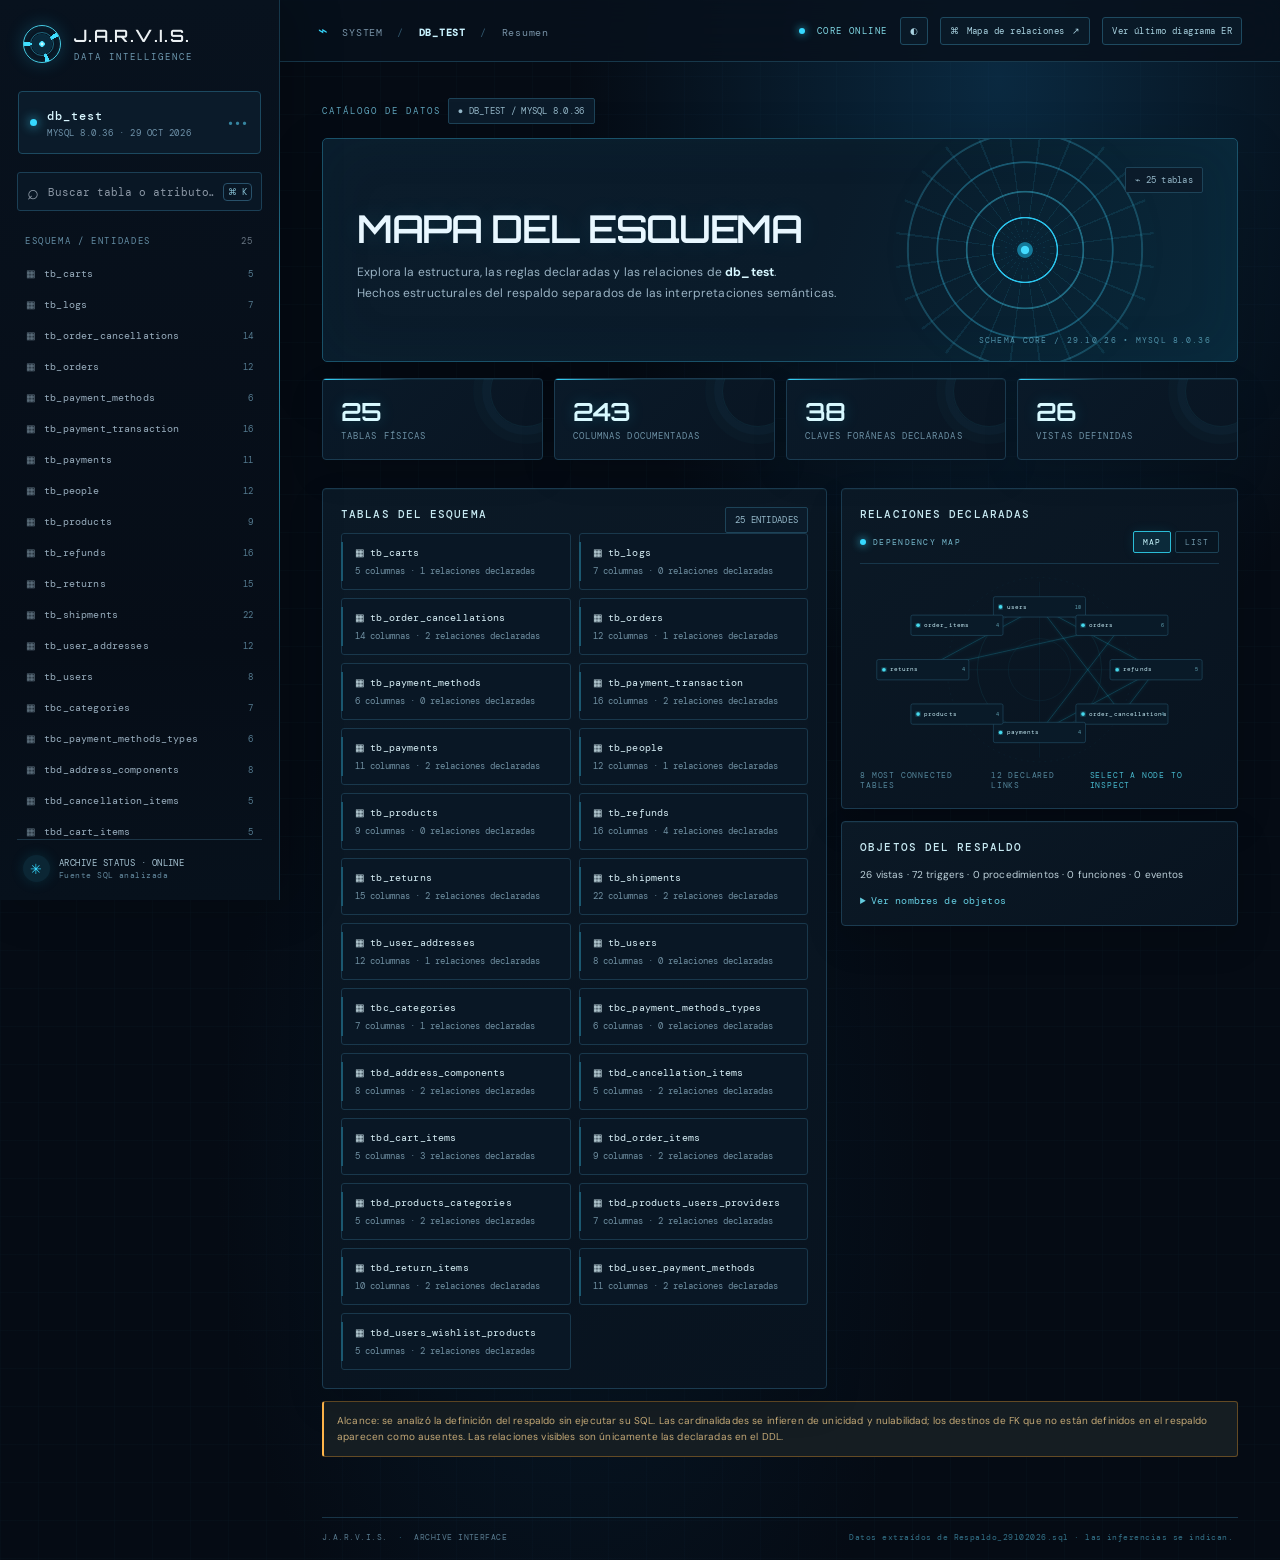
<file: index.html>
<!doctype html>
<html lang="es" data-theme="dark">
<head>
  <meta charset="utf-8"><meta name="viewport" content="width=device-width,initial-scale=1">
  <meta name="theme-color" content="#06111c"><title>J.A.R.V.I.S. · Archivo de datos</title>
  <link rel="preconnect" href="https://fonts.googleapis.com"><link rel="preconnect" href="https://fonts.gstatic.com" crossorigin>
  <link href="https://fonts.googleapis.com/css2?family=DM+Mono:wght@400;500&family=DM+Sans:wght@400;500;600;700&family=Manrope:wght@400;500;600;700;800&family=Orbitron:wght@500;600;700&display=swap" rel="stylesheet"><link rel="stylesheet" href="styles.css"><link rel="stylesheet" href="jarvis.css">
</head>
<body><div class="app-shell">
  <aside class="sidebar"><a class="brand" href="#"><span class="brand-icon"><i></i></span><span>J.A.R.V.I.S.<small>DATA INTELLIGENCE</small></span></a>
    <div class="source"><span class="source-dot"></span><span><b>db_test</b><small>MYSQL 8.0.36 · 29 OCT 2026</small></span><span class="source-more">•••</span></div>
    <label class="search"><span>⌕</span><input id="search" placeholder="Buscar tabla o atributo…" autocomplete="off"><kbd>⌘ K</kbd></label>
    <div class="nav-title">ESQUEMA / ENTIDADES <span id="table-count">—</span></div><nav id="table-nav"></nav>
    <div class="sidebar-bottom"><span class="tiny-orb">✳</span><span>ARCHIVE STATUS · ONLINE<br><small id="source-label">Fuente SQL analizada</small></span></div>
  </aside>
  <main class="main"><header class="topbar"><div class="crumb"><span class="crumb-mark">⌁</span> SYSTEM <i>/</i> <b>DB_TEST</b> <i>/</i> <span id="crumb-table">OVERVIEW</span></div><div class="top-actions"><span class="live"><i></i> CORE ONLINE</span><button id="theme" class="icon-btn" title="Cambiar tema">◐</button><button id="diagram-jump" class="outline-btn">⌘ <span>Mapa de relaciones</span> ↗</button><button id="latest-erd" class="outline-btn">Ver último diagrama ER</button></div></header>
  <section class="content" id="content"><div id="overview"></div><div id="table-view" hidden></div></section>
  <footer>J.A.R.V.I.S. <span>·</span> ARCHIVE INTERFACE <span class="footer-right">Datos extraídos de Respaldo_29102026.sql · las inferencias se indican.</span></footer></main>
</div><script src="schema-docs.js"></script><script src="column-guide.js"></script><script src="app.js"></script><script src="jarvis.js"></script></body></html>
</file>
<file: styles.css>
:root{--bg:#f6f7f8;--panel:#fff;--ink:#16202d;--muted:#798492;--line:#e8ebee;--soft:#f1f4f5;--mint:#d7f3e8;--green:#13835f;--blue:#4d74d2;--lav:#eee9ff;--amber:#fff1d9;--shadow:0 12px 36px #1d29390b}*{box-sizing:border-box}body{margin:0;background:var(--bg);color:var(--ink);font:14px 'DM Sans',sans-serif}.app-shell{min-height:100vh}.sidebar{position:fixed;inset:0 auto 0 0;width:264px;background:#101721;color:#ebf0f3;padding:24px 15px;display:flex;flex-direction:column;z-index:3}.brand{color:inherit;text-decoration:none;display:flex;gap:11px;align-items:center;font:800 21px Manrope,sans-serif;letter-spacing:-1px;padding:0 8px 25px}.brand-icon{display:grid;place-items:center;background:#a2dfc2;color:#0f3929;width:33px;height:33px;border-radius:10px;font:800 23px Manrope}.brand small{display:block;font:500 9px 'DM Mono',monospace;letter-spacing:1.5px;color:#788695;margin-top:0}.source{display:flex;align-items:center;padding:13px 12px;background:#1b2632;border:1px solid #283442;border-radius:10px;margin:0 1px 20px;gap:10px}.source-dot{width:7px;height:7px;border-radius:50%;background:#67d39e;box-shadow:0 0 12px #67d39e}.source b{font-size:12px;font-weight:600}.source small{display:block;color:#8b98a7;font-size:10px;margin-top:3px}.source-more{margin-left:auto;color:#788695;letter-spacing:2px}.search{height:38px;border:1px solid #2d3947;background:#18222e;border-radius:7px;display:flex;align-items:center;padding:0 9px;gap:7px;color:#8e9aa7}.search>span{font-size:20px}.search input{min-width:0;flex:1;background:none;border:0;outline:none;color:white;font:11px 'DM Sans'}.search input::placeholder{color:#8c98a6}.search kbd{border:1px solid #3b4652;border-radius:4px;padding:2px 4px;font:9px 'DM Mono';color:#9ba5af}.nav-title{font:500 9px 'DM Mono';letter-spacing:1.4px;color:#83909c;margin:24px 8px 9px}.nav-title span{float:right;color:#687582}#table-nav{overflow:auto;flex:1}.nav-item{display:flex;width:100%;align-items:center;gap:9px;text-align:left;padding:8px 9px;background:transparent;border:0;border-radius:6px;color:#aeb9c5;font:11px 'DM Mono';cursor:pointer;transition:.16s}.nav-item:hover{background:#1d2936;color:#fff}.nav-item.active{color:#c9f0dc;background:#1e332e}.nav-item .mini-icon{font:10px 'DM Mono';color:#6d8290}.nav-item .nav-cols{margin-left:auto;color:#677582;font:9px 'DM Mono'}.sidebar-bottom{border-top:1px solid #27313d;padding:15px 6px 0;display:flex;align-items:center;gap:9px;color:#b0bbc5;font-size:10px;line-height:1.5}.tiny-orb{display:grid;place-items:center;width:27px;height:27px;background:#22322e;border-radius:50%;color:#9ce0bc;font-size:14px}.sidebar-bottom small{color:#7d8b98}.main{margin-left:264px;min-height:100vh;display:flex;flex-direction:column}.topbar{height:60px;background:var(--panel);border-bottom:1px solid var(--line);display:flex;align-items:center;justify-content:space-between;padding:0 38px;position:sticky;top:0;z-index:2}.crumb{font-size:11px;color:var(--muted)}.crumb i{font-style:normal;color:#bdc4cb;margin:0 8px}.crumb b{color:var(--ink);font-weight:600}.top-actions{display:flex;align-items:center;gap:12px}.live{font-size:10px;color:#718076}.live i{display:inline-block;width:6px;height:6px;border-radius:50%;background:#56b987;margin-right:5px}.icon-btn,.outline-btn{background:var(--panel);border:1px solid var(--line);color:var(--ink);border-radius:6px;padding:7px 9px;cursor:pointer;font:11px 'DM Sans'}.outline-btn{display:flex;gap:7px;align-items:center;font-size:10px}.content{width:min(1200px,100%);margin:0 auto;padding:35px 42px 58px;flex:1}.eyebrow{font:10px 'DM Mono';letter-spacing:1.3px;text-transform:uppercase;color:#87918e}.heading-row{display:flex;justify-content:space-between;align-items:flex-start;gap:20px}.title{font:700 30px Manrope,sans-serif;letter-spacing:-1.3px;margin:7px 0 5px}.subtitle{margin:0;color:var(--muted);font-size:12px;line-height:1.7}.pill{display:inline-flex;align-items:center;gap:5px;border:1px solid var(--line);padding:6px 9px;border-radius:20px;background:var(--panel);color:#687582;font:10px 'DM Mono'}.stats{display:grid;grid-template-columns:repeat(4,1fr);gap:12px;margin:25px 0}.stat{background:var(--panel);border:1px solid var(--line);border-radius:9px;padding:15px 16px;box-shadow:var(--shadow)}.stat .num{font:700 25px Manrope;letter-spacing:-1px}.stat .label{color:var(--muted);font-size:10px;margin-top:3px}.section-head{display:flex;justify-content:space-between;align-items:end;margin:28px 0 12px}.section-head h2{font:650 16px Manrope;margin:0}.section-head p{margin:4px 0 0;color:var(--muted);font-size:11px}.overview-grid{display:grid;grid-template-columns:1.2fr .8fr;gap:13px}.card{background:var(--panel);border:1px solid var(--line);border-radius:9px;padding:17px;box-shadow:var(--shadow)}.card h3{margin:0 0 12px;font:650 13px Manrope}.table-grid{display:grid;grid-template-columns:repeat(3,1fr);gap:9px}.table-card{border:1px solid var(--line);background:var(--panel);border-radius:8px;padding:11px 12px;cursor:pointer;text-align:left;transition:transform .16s,border-color .16s,box-shadow .16s;color:var(--ink)}.table-card:hover{transform:translateY(-2px);border-color:#b9dfcd;box-shadow:0 8px 20px #1935240e}.table-card b{font:11px 'DM Mono';display:block}.table-card small{display:block;color:var(--muted);font-size:10px;margin-top:6px}.search-hit{background:#d8f2e5;border-radius:2px}.filterbar{display:flex;gap:8px;flex-wrap:wrap;margin:15px 0}.filterbar select,.filterbar input{border:1px solid var(--line);border-radius:6px;padding:8px 10px;background:var(--panel);color:var(--ink);font:11px 'DM Sans';outline-color:#73bb96}.filterbar input{min-width:220px;flex:1}.column-list{display:flex;flex-direction:column;gap:7px}.column{background:var(--panel);border:1px solid var(--line);border-radius:8px;overflow:hidden;transition:border-color .16s}.column[open]{border-color:#c5e4d2}.column summary{list-style:none;cursor:pointer;display:grid;grid-template-columns:minmax(160px,1.2fr) minmax(110px,.8fr) minmax(90px,.7fr) 22px;align-items:center;gap:12px;padding:12px 14px}.column summary::-webkit-details-marker{display:none}.col-name{font:12px 'DM Mono';font-weight:500}.col-type{font:10px 'DM Mono';color:#5d7183}.badge{display:inline-block;background:var(--soft);border-radius:4px;padding:4px 6px;margin:2px 3px 2px 0;font:9px 'DM Sans';color:#596571}.badge.key{background:var(--lav);color:#6550ad}.badge.required{background:var(--mint);color:#197251}.badge.null{background:var(--amber);color:#9c681c}.chevron{color:#94a09e;transition:transform .2s}.column[open] .chevron{transform:rotate(90deg)}.col-body{border-top:1px solid var(--line);padding:15px 18px 17px;background:color-mix(in srgb,var(--panel),#edf6f1 28%);animation:appear .18s ease-out}.detail-grid{display:grid;grid-template-columns:repeat(3,1fr);gap:14px}.detail-label{font:9px 'DM Mono';letter-spacing:.7px;color:#84908f;text-transform:uppercase;margin-bottom:5px}.detail-value{font-size:11px;line-height:1.6;color:var(--ink)}.formal{padding:10px 12px;background:#15212b;border-radius:6px;color:#c6eed8;font:10px 'DM Mono';overflow-wrap:anywhere}.relation-row{display:flex;align-items:center;justify-content:space-between;padding:9px 0;border-bottom:1px solid var(--line);font-size:11px;gap:8px}.relation-row:last-child{border:0}.relation-link{color:#397c62;cursor:pointer;border:0;background:none;font:11px 'DM Mono';padding:0}.relation-meta{font-size:10px;color:var(--muted)}.notice{padding:11px 13px;border-radius:7px;background:#fff7e9;color:#806231;font-size:10px;line-height:1.6;margin-top:12px}.diagram{display:flex;flex-wrap:wrap;gap:10px;align-items:center;justify-content:center;padding:18px 3px}.diagram-node{background:var(--panel);border:1px solid var(--line);border-radius:7px;padding:9px 11px;font:10px 'DM Mono';cursor:pointer}.diagram-node:hover{border-color:#7ec39d}.diagram-arrow{color:#9aa6a2;font-size:10px}.empty{padding:28px;text-align:center;color:var(--muted);font-size:12px}.tabs{display:flex;gap:17px;border-bottom:1px solid var(--line);margin:20px 0 13px}.tab{background:none;border:0;padding:0 0 9px;color:var(--muted);font:11px 'DM Sans';cursor:pointer}.tab.active{color:#277451;border-bottom:2px solid #52ae7e}.tab-panel[hidden]{display:none}footer{margin:0 42px;border-top:1px solid var(--line);padding:14px 0 18px;color:#89938f;font-size:10px}footer span{color:#c2c8c4;margin:0 5px}.footer-right{float:right}.toast{position:fixed;bottom:24px;right:24px;background:#15212b;color:#d7eee1;border-radius:8px;padding:11px 15px;font-size:11px;box-shadow:0 10px 35px #0003;z-index:9;animation:appear .2s ease-out}@keyframes appear{from{opacity:0;transform:translateY(4px)}to{opacity:1;transform:translateY(0)}}@media(prefers-reduced-motion:reduce){*,*::before,*::after{animation-duration:.01ms!important;transition-duration:.01ms!important;scroll-behavior:auto!important}}@media(max-width:1000px){.sidebar{width:220px}.main{margin-left:220px}.content{padding:27px 24px}.topbar{padding:0 24px}.table-grid{grid-template-columns:repeat(2,1fr)}.overview-grid{grid-template-columns:1fr}}@media(max-width:680px){.sidebar{position:relative;width:100%;height:auto;padding:14px;max-height:300px}.brand{padding-bottom:12px}.source{display:none}.nav-title{margin-top:12px}.sidebar-bottom{display:none}#table-nav{display:flex;flex-wrap:wrap;max-height:72px}.nav-item{width:auto}.nav-item .nav-cols{display:none}.main{margin:0}.topbar{height:52px;padding:0 14px}.top-actions{gap:6px}.live{display:none}.content{padding:22px 14px}.title{font-size:25px}.stats{grid-template-columns:repeat(2,1fr);gap:8px}.stat{padding:12px}.table-grid{grid-template-columns:repeat(2,1fr)}.column summary{grid-template-columns:minmax(100px,1fr) minmax(75px,.8fr) 22px;gap:7px}.column summary .badges{display:none}.detail-grid{grid-template-columns:repeat(2,1fr)}footer{margin:0 14px}.footer-right{display:block;float:none;margin-top:4px}.outline-btn span{display:none}}
[data-theme="dark"]{--bg:#111820;--panel:#18222c;--ink:#e9eff2;--muted:#9aa6b0;--line:#2a3641;--soft:#26323d;--mint:#214438;--lav:#342d4b;--amber:#453820;--shadow:0 12px 36px #0002}[data-theme="dark"] .col-body{background:#1b2930}[data-theme="dark"] .search-hit{background:#335646;color:#e5fff0}
</file>
<file: jarvis.css>
:root{--bg:#050b14;--panel:#0a1421;--ink:#e8f7ff;--muted:#8195a8;--line:#1b3448;--soft:#102438;--mint:#103545;--green:#25e0d0;--blue:#53c9ff;--lav:#182d48;--amber:#4a3115;--shadow:0 18px 55px #0006;--cyan:#36d9ff;--gold:#ffb54a;--mono:'DM Mono',monospace;--display:Orbitron,Manrope,sans-serif;color-scheme:dark}
*{scrollbar-color:#1b5368 #09121e;scrollbar-width:thin}body{background:radial-gradient(ellipse at 78% 5%,#0a2940 0,transparent 30%),radial-gradient(ellipse at 45% 75%,#071827 0,transparent 36%),var(--bg);color:var(--ink);font-family:'DM Sans',sans-serif;letter-spacing:.01em}.app-shell{background-image:linear-gradient(#1d65800a 1px,transparent 1px),linear-gradient(90deg,#1d65800a 1px,transparent 1px);background-size:38px 38px}.sidebar{width:280px;padding:25px 17px 18px;background:linear-gradient(180deg,#08121e 0%,#060d17 72%,#07111c 100%);border-right:1px solid #15374a;box-shadow:12px 0 50px #0003}.sidebar:after{content:"";position:absolute;right:-1px;top:14%;height:62%;width:1px;background:linear-gradient(transparent,var(--cyan),#168ea6,transparent);opacity:.55}.brand{font:600 17px var(--display);letter-spacing:.08em;padding:0 6px 28px;gap:13px}.brand small{font:9px var(--mono);letter-spacing:.22em;color:#6f9ab1;margin-top:5px}.brand-icon{position:relative;width:38px;height:38px;border-radius:50%;background:radial-gradient(circle,#c9fbff 0 5%,#42dfff 7% 10%,#0a2a3c 12% 39%,transparent 41%),conic-gradient(from 0deg,transparent 0 14%,#41dfff 14% 18%,transparent 18% 43%,#41dfff 43% 47%,transparent 47% 73%,#41dfff 73% 77%,transparent 77%);border:1px solid #45cce4;box-shadow:0 0 18px #26ccff36,inset 0 0 12px #32caff20}.brand-icon i{position:absolute;inset:6px;border:1px solid #39c6e877;border-radius:50%}.source{background:#0b1b2a;border:1px solid #1c4960;border-radius:4px;padding:14px 11px;margin-bottom:18px}.source b{font:500 12px var(--mono);letter-spacing:.08em;color:#d9f7ff}.source small{font:9px var(--mono);letter-spacing:.06em;color:#6f92a9}.source-dot{background:var(--cyan);box-shadow:0 0 11px var(--cyan)}.source-more{color:#3685a0}.search{height:39px;background:#091725;border:1px solid #1b3f55;border-radius:3px}.search:focus-within{border-color:#36cbea;box-shadow:0 0 0 2px #19bcdf18}.search input{font:11px var(--mono)}.search kbd{border-color:#28516a;color:#86bfd2}.nav-title{font:9px var(--mono);letter-spacing:.18em;color:#648da4;margin:24px 8px 11px}.nav-item{position:relative;padding:9px 9px;border-radius:3px;color:#98adbd;font:10px var(--mono);letter-spacing:.015em}.nav-item:hover{background:#0d2638;color:#e4fbff}.nav-item.active{color:#bff7ff;background:linear-gradient(90deg,#0c3445,#0a1a29);box-shadow:inset 2px 0 var(--cyan)}.nav-item.active .mini-icon{color:var(--cyan)}.nav-item .nav-cols{color:#557b90}.sidebar-bottom{border-color:#1c3546;color:#a5c2d1;font:9px var(--mono);letter-spacing:.05em}.sidebar-bottom small{color:#63889d}.tiny-orb{background:#0b2634;color:var(--cyan);box-shadow:0 0 14px #16b7d526}
.main{margin-left:280px}.topbar{height:62px;background:#07111ddb;border-bottom:1px solid #17384b;backdrop-filter:blur(18px);padding:0 38px}.crumb{font:10px var(--mono);letter-spacing:.07em;color:#7792a6}.crumb-mark{color:var(--cyan);font-size:16px;margin-right:7px}.crumb b{color:#c9f3ff}.crumb i{color:#31576d}.live{font:9px var(--mono);letter-spacing:.16em;color:#82d9e6}.live i{background:var(--cyan);box-shadow:0 0 9px var(--cyan)}.icon-btn,.outline-btn{background:#091927;border:1px solid #1e4a60;color:#a9d3e1;border-radius:3px;font:9px var(--mono);letter-spacing:.05em}.icon-btn:hover,.outline-btn:hover{border-color:var(--cyan);color:#e7fdff;box-shadow:0 0 15px #1cc9e51c}.content{width:min(1480px,100%);padding:36px 42px 60px}.eyebrow{font:9px var(--mono);letter-spacing:.22em;color:#60a5bd}.pill{background:#0b1b2a;border:1px solid #1d4358;color:#95b8c9;border-radius:2px;font:9px var(--mono);letter-spacing:.03em}.heading-row{position:relative;isolation:isolate;overflow:hidden;min-height:224px;align-items:center;margin-top:14px;padding:28px 34px;background:linear-gradient(108deg,#0b1c2b 0%,#0a1b2a 54%,#09283a 100%);border:1px solid #1a526a;border-radius:5px;box-shadow:inset 0 0 55px #0c5a7514,0 22px 60px #0003}.heading-row:before{content:"";position:absolute;z-index:-1;width:260px;height:260px;right:9%;top:50%;transform:translateY(-50%);border-radius:50%;background:radial-gradient(circle at center,#43dbff 0 2%,#147999 2.5% 4%,transparent 4.5% 17%,#2bc5ed 17.4% 17.8%,transparent 18.2% 31%,#42d7f766 31.5% 32%,transparent 32.4% 47%,#35bee55c 47.5% 48%,transparent 48.4% 63%,#329dbb55 63.4% 64%,transparent 64.5%),repeating-conic-gradient(from 7deg,#2bbfe51a 0deg 1deg,transparent 1deg 15deg);filter:drop-shadow(0 0 22px #13b7df30);animation:reactor-turn 42s linear infinite}.heading-row:after{content:"SCHEMA CORE  /  29.10.26     •     MYSQL 8.0.36";position:absolute;right:26px;bottom:16px;color:#4f91a8;font:8px var(--mono);letter-spacing:.16em}.heading-row .title{font:600 clamp(27px,3vw,41px) var(--display);letter-spacing:-.035em;line-height:1.22;margin:10px 0 10px;max-width:660px;text-transform:uppercase;text-shadow:0 0 23px #48dfff1e}.heading-row .subtitle{max-width:590px;font-size:12px;line-height:1.8;color:#9ab3c4}.heading-row .subtitle b{color:#d7f7ff}.heading-row>.pill{align-self:flex-start;z-index:1}.stats{gap:11px;margin:16px 0 28px}.stat{position:relative;overflow:hidden;background:linear-gradient(135deg,#0a1a29,#091522);border:1px solid #1b3b50;border-radius:4px;padding:17px 18px;box-shadow:inset 0 1px #38cce316,0 14px 35px #0002}.stat:before{content:"";position:absolute;left:0;top:0;width:38%;height:1px;background:linear-gradient(90deg,var(--cyan),transparent)}.stat:after{content:"";position:absolute;right:-20px;top:-24px;width:70px;height:70px;border:1px solid #45c7e515;border-radius:50%;box-shadow:0 0 0 8px #45c7e508,0 0 0 17px #45c7e505}.stat .num{font:600 25px var(--display);color:#d8f9ff;text-shadow:0 0 15px #2bd8ff35}.stat .label{font:9px var(--mono);letter-spacing:.12em;text-transform:uppercase;color:#6d91a5}.overview-grid{grid-template-columns:1.12fr .88fr;gap:14px}.card{background:linear-gradient(145deg,#0b1926,#08131f);border:1px solid #1b3b50;border-radius:4px;padding:18px;box-shadow:inset 0 1px #4bc8e20b,0 16px 36px #0002}.card h3{font:500 11px var(--mono);letter-spacing:.1em;text-transform:uppercase;color:#c7e9f2}.card h3 .pill{float:right}.table-grid{grid-template-columns:repeat(2,minmax(0,1fr));gap:8px}.table-card{position:relative;background:#091725;border:1px solid #19384c;border-radius:3px;color:#d5edf4;padding:12px 13px;transition:all .18s}.table-card:before{content:"";position:absolute;left:-1px;top:8px;bottom:8px;width:2px;background:#1b5870;transition:.18s}.table-card:hover{transform:translateY(-2px);border-color:#38c6e3;box-shadow:0 8px 25px #11b7dc16;background:#0b2030}.table-card:hover:before{background:var(--cyan);box-shadow:0 0 12px var(--cyan)}.table-card b{font:10px var(--mono);letter-spacing:.015em}.table-card small{font:9px var(--mono);color:#7090a2}.relation-list{max-height:470px;overflow:auto;padding-right:4px}.relation-row{border-bottom-color:#153044;font:10px var(--mono);color:#b6ced9}.relation-link{color:#64cce0;font:10px var(--mono)}.relation-link:hover{color:#e4fbff;text-shadow:0 0 12px #44d9ff6b}.relation-meta{font:9px var(--mono);color:#638398}.notice{background:#151d22;border:1px solid #634a24;border-left:2px solid var(--gold);border-radius:3px;color:#c3a876;font-size:10px}.section-head h2{font:500 13px var(--mono);letter-spacing:.08em;text-transform:uppercase}.section-head p{color:#7f9aab}.filterbar select,.filterbar input{background:#081725;border:1px solid #1c3d51;border-radius:3px;color:#cde6ef;font:10px var(--mono)}.filterbar select:focus,.filterbar input:focus{outline:1px solid #31bddb}.column-list{gap:6px}.column{background:#091725;border:1px solid #1a374a;border-radius:3px}.column[open]{border-color:#287d93}.column summary{padding:13px 14px}.col-name{color:#dbf6ff;font:11px var(--mono)}.col-type{color:#6f9bad;font:9px var(--mono)}.badge{background:#10283a;color:#8db4c5;font:8px var(--mono);border:1px solid #1c4257;border-radius:2px}.badge.key{background:#102d40;color:#48d5ee;border-color:#246079}.badge.required{background:#103630;color:#59ddc4;border-color:#1c6d61}.badge.null{background:#392915;color:#ffbf63;border-color:#735124}.col-body{background:#0b1a28;border-top-color:#1a3b4e;animation:panel-in .18s ease-out}.detail-label{color:#61a2b6;font:8px var(--mono);letter-spacing:.15em}.detail-value{color:#bdd1da;font-size:10px;line-height:1.75}.formal{background:#06111c;border:1px solid #1b4c60;border-radius:3px;color:#73e2ec;font:9px var(--mono)}.tabs{border-color:#1c3b4f}.tab{font:9px var(--mono);letter-spacing:.08em;text-transform:uppercase}.tab.active{color:#53d8ed;border-bottom-color:#42d8f1}.diagram-node{background:#091725;border:1px solid #20536a;color:#bcecf4;border-radius:3px}.diagram-node:hover{border-color:var(--cyan)}.empty{color:#7993a5}footer{border-color:#183548;color:#587a8e;font:8px var(--mono);letter-spacing:.06em}footer span{color:#34748b}.toast{background:#092033;border:1px solid #2abbd5;color:#d8fbff;font:10px var(--mono)}
[data-theme="light"]{--bg:#e8f1f5;--panel:#f6fbfd;--ink:#102c3b;--muted:#607c8c;--line:#c6dce5;--soft:#dcebf0;--mint:#d1f1e8;--green:#137f8c;--blue:#1687af;--lav:#dceafa;--amber:#fff0d1;--shadow:0 18px 55px #12324718;color-scheme:light} [data-theme="light"] body{background:radial-gradient(ellipse at 78% 5%,#c1e8f1 0,transparent 32%),#e8f1f5}[data-theme="light"] .sidebar{background:linear-gradient(180deg,#102738,#0d1e2c)}[data-theme="light"] .topbar{background:#f2f9fbea}[data-theme="light"] .heading-row{background:linear-gradient(110deg,#dff1f5,#ccecf1 62%,#b8e8f0)}[data-theme="light"] .heading-row .title{color:#103345;text-shadow:none}[data-theme="light"] .heading-row .subtitle{color:#42697b}[data-theme="light"] .stat,[data-theme="light"] .card{background:linear-gradient(140deg,#f8fcfd,#eaf4f7)}[data-theme="light"] .stat .num{color:#164052;text-shadow:none}[data-theme="light"] .table-card,[data-theme="light"] .column,[data-theme="light"] .filterbar select,[data-theme="light"] .filterbar input{background:#f5fafb;color:#173d4e}[data-theme="light"] .table-card b,[data-theme="light"] .col-name{color:#14394b}[data-theme="light"] .col-body{background:#eaf4f7}[data-theme="light"] .detail-value{color:#385c6c}[data-theme="light"] .formal{background:#0c2534;color:#7ce2ec}[data-theme="light"] .notice{background:#fff7e8;color:#80622c}
@keyframes reactor-turn{to{transform:translateY(-50%) rotate(360deg)}}@keyframes panel-in{from{opacity:.7;transform:translateY(3px)}to{opacity:1;transform:translateY(0)}}
@media(max-width:1000px){.sidebar{width:230px}.main{margin-left:230px}.heading-row:before{right:2%;opacity:.65}.content{padding:27px 24px}.topbar{padding:0 24px}}
@media(max-width:680px){.sidebar{width:100%;max-height:none;border-right:0;border-bottom:1px solid #15374a}.sidebar:after{display:none}.main{margin:0;min-width:0}.topbar{padding:0 14px;gap:8px}.crumb{min-width:0;white-space:nowrap;overflow:hidden;text-overflow:ellipsis}.top-actions{flex-shrink:0}.content{width:100%;min-width:0;padding:22px 14px}.heading-row{min-width:0;min-height:205px;padding:22px 18px}.heading-row>div{min-width:0}.heading-row>.pill{display:none}.heading-row:before{right:-88px;opacity:.43}.heading-row:after{font-size:7px;right:12px}.heading-row .title{font-size:25px;max-width:75%}.stats{grid-template-columns:repeat(2,minmax(0,1fr));gap:8px}.stat{min-width:0;padding:12px}.overview-grid{grid-template-columns:minmax(0,1fr)}.overview-grid>*{min-width:0}.card{min-width:0}.table-grid{grid-template-columns:minmax(0,1fr)}.table-card{min-width:0}.table-card b{overflow-wrap:anywhere}.column summary{grid-template-columns:minmax(95px,1fr) minmax(80px,.75fr) 20px;gap:6px}.relation-list{max-height:340px}#table-nav{display:grid;grid-template-columns:repeat(2,minmax(0,1fr));overflow-x:hidden;overflow-y:auto;max-height:128px}.nav-item{width:100%;min-width:0;white-space:nowrap;overflow:hidden;text-overflow:ellipsis}footer{margin:0 14px}}
@media(prefers-reduced-motion:reduce){.heading-row:before{animation:none}}
.net-toolbar{display:flex;align-items:center;justify-content:space-between;gap:10px;margin:-2px 0 5px;padding:0 0 10px;border-bottom:1px solid #17364a}.net-mode{display:flex;align-items:center;gap:7px;color:#76b8cc;font:8px var(--mono);letter-spacing:.16em}.net-mode i{width:6px;height:6px;border-radius:50%;background:var(--cyan);box-shadow:0 0 9px var(--cyan);animation:net-blink 1.8s ease-in-out infinite}.net-switch{display:flex;gap:4px}.net-switch button{background:#071521;border:1px solid #1c4357;color:#6e96a9;border-radius:2px;padding:5px 9px;font:8px var(--mono);letter-spacing:.12em;cursor:pointer;transition:.15s}.net-switch button:hover,.net-switch button.active{border-color:#2bbdd7;color:#c9f8ff;background:#0b2a3a;box-shadow:0 0 12px #20c6e01a}.net-map{position:relative;padding-top:2px}.net-map[hidden]{display:none}.net-map svg{display:block;width:100%;height:auto;max-height:300px;overflow:visible}.net-grid circle,.net-grid path{fill:none;stroke:#2ca9c41c;stroke-width:1}.net-grid circle:nth-child(2){stroke:#2ca9c42b}.net-grid circle:nth-child(3){stroke:#2ca9c419;stroke-dasharray:3 7}.net-edge{fill:none;stroke:#28bcd94b;stroke-width:1.15;transition:opacity .18s,stroke .18s,filter .18s}.net-edge.dim{opacity:.1}.net-edge:not(.dim){filter:url(#net-glow)}.net-node{cursor:pointer;outline:none}.net-node rect{fill:#091a28;stroke:#245168;stroke-width:1;transition:fill .16s,stroke .16s,filter .16s}.net-node circle{fill:#45d9ed;filter:url(#net-glow)}.net-node text{fill:#c4eaf3;font:10px var(--mono);pointer-events:none}.net-node text.net-count{fill:#66a9ba;font-size:9px}.net-node:hover rect,.net-node:focus rect{fill:#0c2d3d;stroke:#51e6f3;filter:url(#net-glow)}.net-foot{display:flex;justify-content:space-between;gap:7px;padding:2px 0 0;color:#54859a;font:8px var(--mono);letter-spacing:.1em}.net-foot span:last-child{color:#47b7cb}@keyframes net-blink{50%{opacity:.4;box-shadow:0 0 2px var(--cyan)}}
[data-theme="light"] .net-toolbar{border-color:#c4dce5}[data-theme="light"] .net-mode{color:#23758b}[data-theme="light"] .net-switch button{background:#edf7f9;border-color:#bbd7e0;color:#557d8c}[data-theme="light"] .net-switch button.active,[data-theme="light"] .net-switch button:hover{background:#d7f1f5;border-color:#359eb3;color:#174858}[data-theme="light"] .net-node rect{fill:#e8f4f6;stroke:#7bb7c3}[data-theme="light"] .net-node text{fill:#174658}[data-theme="light"] .net-node text.net-count{fill:#317e91}[data-theme="light"] .net-foot{color:#507c8d}
@media(max-width:680px){.net-foot{font-size:6px;letter-spacing:.04em}.net-map svg{max-height:none}.net-node text{font-size:7px}}
@media(max-width:680px){body{overflow-x:hidden}.app-shell,.sidebar,.main{width:100vw;max-width:100vw}.sidebar{position:relative!important;inset:auto;height:auto}.main{margin-left:0}.content{width:100vw;max-width:100vw;margin:0;padding-left:14px;padding-right:14px}.source,.search,.stats,.overview-grid,.table-grid{width:100%;max-width:100%}.heading-row,.stat,.card,.table-card{min-width:0}.table-grid{grid-template-columns:minmax(0,1fr)}}
</file>
